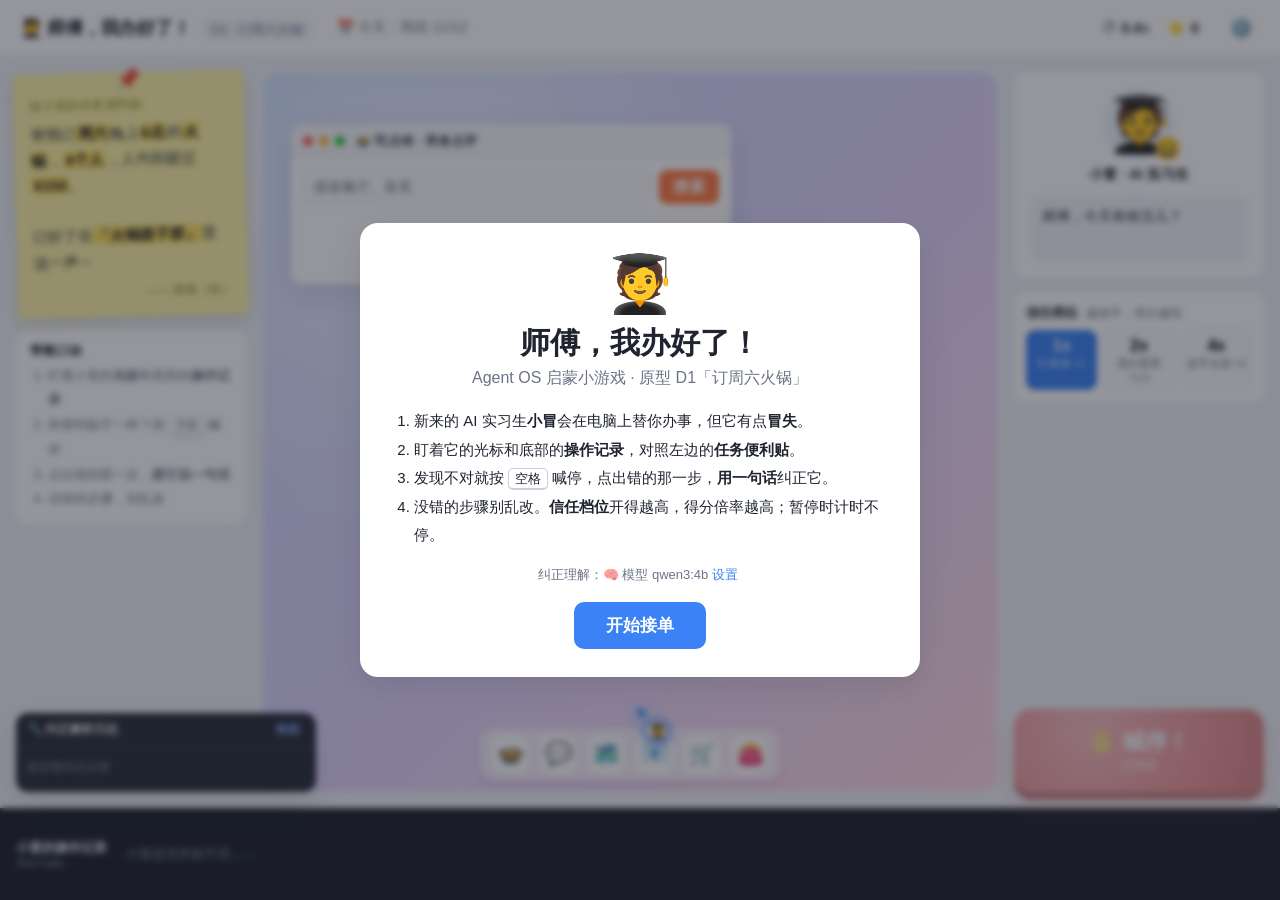
<file: prototype/index.html>
<!DOCTYPE html>
<html lang="zh-CN">
<head>
  <meta charset="UTF-8">
  <meta name="viewport" content="width=device-width, initial-scale=1">
  <title>师傅，我办好了！· 原型 D1</title>
  <link rel="stylesheet" href="style.css">
</head>
<body data-phase="BRIEF">
  <div id="app">
    <header id="topbar">
      <div class="brand">🧑‍🎓 师傅，我办好了！<span class="day">D1 · 订周六火锅</span></div>
      <div class="today">📅 今天：周四 11/12</div>
      <div class="stats">
        <span class="stat">⏱ <b id="timer">0.0</b>s</span>
        <span class="stat" id="score-wrap">⭐ <b id="score">0</b></span>
      </div>
      <button type="button" id="btn-settings" class="icon-btn" title="模型设置">⚙️</button>
    </header>

    <main id="stage">
      <aside id="left">
        <div class="sticky">
          <div class="sticky-pin">📌</div>
          <div class="sticky-title">给小冒的任务便利贴</div>
          <div class="sticky-body">
            帮我订<b>周六</b>晚上<b>6点</b>的<b>火锅</b>，<b>4个人</b>，人均别超过<b>¥150</b>。<br><br>
            订好了在<b>「火锅搭子群」</b>里说一声～
          </div>
          <div class="sticky-sign">—— 师傅（你）</div>
        </div>
        <div class="howto">
          <div class="howto-title">带教口诀</div>
          <ol>
            <li>盯着小冒的<b>光标</b>和底部的<b>操作记录</b></li>
            <li>和便利贴不一样？按 <kbd>空格</kbd> 喊停</li>
            <li>点出错的那一步，<b>跟它说一句话</b></li>
            <li>没错的步骤，别乱改</li>
          </ol>
        </div>
      </aside>

      <section id="desktop">
        <div id="pause-banner">✋ 已喊停 · 点一下出错的那一步（底部记录或红框处）· 再按 <kbd>空格</kbd> 继续</div>

        <div class="window" id="win-dp">
          <div class="win-title"><span class="dots"><i></i><i></i><i></i></span>🍲 吃点啥 · 美食点评</div>
          <div class="win-body dp">
            <div class="dp-searchbar">
              <input id="dp-search" readonly tabindex="-1" placeholder="搜索餐厅、菜系">
              <button type="button" tabindex="-1" id="dp-search-btn">搜索</button>
            </div>
            <div class="dp-results" id="dp-results"></div>
            <div class="dp-booking hidden" id="dp-booking">
              <div class="bk-title">预订 · <span id="dp-bk-name"></span></div>
              <div class="bk-row">
                <span class="bk-label">日期</span>
                <button type="button" tabindex="-1" class="opt" data-group="date" data-key="周五" data-val="周五 11/13">周五 11/13</button>
                <button type="button" tabindex="-1" class="opt" data-group="date" data-key="周六" data-val="周六 11/14">周六 11/14</button>
                <button type="button" tabindex="-1" class="opt" data-group="date" data-key="周日" data-val="周日 11/15">周日 11/15</button>
              </div>
              <div class="bk-row">
                <span class="bk-label">时间</span>
                <button type="button" tabindex="-1" class="opt" data-group="time" data-key="17:00" data-val="17:00">17:00</button>
                <button type="button" tabindex="-1" class="opt" data-group="time" data-key="18:00" data-val="18:00">18:00</button>
                <button type="button" tabindex="-1" class="opt" data-group="time" data-key="19:00" data-val="19:00">19:00</button>
              </div>
              <div class="bk-row">
                <span class="bk-label">人数</span>
                <button type="button" tabindex="-1" class="opt" data-group="people" data-key="2位" data-val="2位">2位</button>
                <button type="button" tabindex="-1" class="opt" data-group="people" data-key="3位" data-val="3位">3位</button>
                <button type="button" tabindex="-1" class="opt" data-group="people" data-key="4位" data-val="4位">4位</button>
                <button type="button" tabindex="-1" class="opt" data-group="people" data-key="5位" data-val="5位">5位</button>
                <button type="button" tabindex="-1" class="opt" data-group="people" data-key="6位" data-val="6位">6位</button>
              </div>
              <button type="button" tabindex="-1" class="bk-submit" id="dp-submit">提交预订</button>
              <div class="dp-toast hidden" id="dp-toast"></div>
            </div>
          </div>
        </div>

        <div class="window hidden" id="win-chat">
          <div class="win-title"><span class="dots"><i></i><i></i><i></i></span>💬 微聊</div>
          <div class="win-body chat">
            <div class="chat-list">
              <button type="button" tabindex="-1" class="chat-g" id="chat-g-family">👨‍👩‍👧 相亲相爱一家人</button>
              <button type="button" tabindex="-1" class="chat-g" id="chat-g-hotpot">🍲 火锅搭子群</button>
              <button type="button" tabindex="-1" class="chat-g" id="chat-g-work">💼 项目冲刺组</button>
            </div>
            <div class="chat-main">
              <div class="chat-head" id="chat-head">选择一个聊天</div>
              <div class="chat-msgs" id="chat-msgs"></div>
              <div class="chat-inputbar">
                <input id="chat-input" readonly tabindex="-1" placeholder="发消息…">
                <button type="button" tabindex="-1" id="chat-send">发送</button>
              </div>
            </div>
          </div>
        </div>

        <div id="dock">
          <span class="dock-icon" title="美食点评">🍲</span>
          <span class="dock-icon" id="dock-chat" title="微聊">💬</span>
          <span class="dock-icon" title="地图">🗺️</span>
          <span class="dock-icon" title="邮件">📧</span>
          <span class="dock-icon" title="购物">🛒</span>
          <span class="dock-icon" title="钱包">👛</span>
        </div>

        <div id="ghost">
          <svg viewBox="0 0 24 24" width="26" height="26"><path d="M3 2l7.5 19 2.6-7.7L21 10.6z" fill="#3b82f6" fill-opacity=".85" stroke="#fff" stroke-width="1.5" stroke-linejoin="round"/></svg>
          <span class="ghost-face">🧑‍🎓</span>
        </div>
      </section>

      <aside id="right">
        <div class="intern-card">
          <div class="avatar-wrap"><div class="avatar">🧑‍🎓</div><div class="mood" id="mood">😄</div></div>
          <div class="intern-name">小冒 · AI 实习生</div>
          <div class="bubble" id="bubble">师傅，今天有啥活儿？</div>
        </div>
        <div class="trust-panel">
          <div class="panel-label">信任档位 <span>越放手，得分越高</span></div>
          <div class="speed-group">
            <button type="button" data-speed="1" class="active"><b>1x</b><small>盯着做 ×1</small></button>
            <button type="button" data-speed="2"><b>2x</b><small>偶尔看看 ×1.5</small></button>
            <button type="button" data-speed="4"><b>4x</b><small>放手去做 ×2</small></button>
          </div>
        </div>
        <button type="button" id="btn-pause" class="big-red">✋ 喊停！<small>空格键</small></button>
      </aside>
    </main>

    <footer id="taskbar">
      <div class="tb-label">小冒的操作记录<small>Tool Calls</small></div>
      <div id="chips" class="chips"><div class="chips-empty">小冒还没开始干活……</div></div>
    </footer>
  </div>

  <div id="pop" class="pop hidden">
    <div class="pop-head">你指出了第 <b id="pop-no"></b> 步</div>
    <div class="pop-step" id="pop-step"></div>
    <div class="pop-label">跟小冒说一句：</div>
    <div class="pop-input-row">
      <input id="pop-input" placeholder="比如：这里应该是……" maxlength="60" autocomplete="off">
      <button type="button" id="pop-send" class="primary">发送</button>
    </div>
    <div class="pop-hints" id="pop-hints"></div>
    <div class="pop-reply hidden" id="pop-reply"></div>
    <div class="pop-confirm hidden" id="pop-confirm">
      <button type="button" id="pop-yes" class="primary">对，就这样</button>
      <button type="button" id="pop-retry">不对，我重说</button>
    </div>
    <div class="pop-foot"><span id="pop-mode"></span><button type="button" id="pop-cancel" class="link">取消（Esc）</button></div>
  </div>

  <div class="overlay" id="start">
    <div class="card start-card">
      <div class="logo">🧑‍🎓</div>
      <h1>师傅，我办好了！</h1>
      <p class="sub">Agent OS 启蒙小游戏 · 原型 D1「订周六火锅」</p>
      <ol class="rules">
        <li>新来的 AI 实习生<b>小冒</b>会在电脑上替你办事，但它有点<b>冒失</b>。</li>
        <li>盯着它的光标和底部的<b>操作记录</b>，对照左边的<b>任务便利贴</b>。</li>
        <li>发现不对就按 <kbd>空格</kbd> 喊停，点出错的那一步，<b>用一句话</b>纠正它。</li>
        <li>没错的步骤别乱改。<b>信任档位</b>开得越高，得分倍率越高；暂停时计时不停。</li>
      </ol>
      <div class="mode-line">纠正理解：<span id="start-mode"></span><button type="button" class="link" id="start-settings">设置</button></div>
      <button type="button" class="primary big" id="btn-start">开始接单</button>
    </div>
  </div>

  <div class="overlay hidden" id="settle">
    <div class="card settle-card" id="settle-card"></div>
  </div>

  <div class="overlay hidden" id="settings">
    <div class="card settings-card">
      <h2>⚙️ 纠正理解模块</h2>
      <p class="desc">玩家的纠正语句会发给一个 OpenAI 兼容的 <code>/chat/completions</code> 接口，解析成 JSON 指令。接口不可用时自动退回离线规则。</p>
      <div class="field radios">
        <label><input type="radio" name="cfg-mode" value="llm"> 调用模型 API</label>
        <label><input type="radio" name="cfg-mode" value="rule"> 离线规则（无需模型）</label>
      </div>
      <div class="presets">快速填入：
        <button type="button" data-preset="ollama">本地 Ollama · qwen3:4b</button>
        <button type="button" data-preset="lmstudio">LM Studio</button>
        <button type="button" data-preset="dashscope">阿里云百炼 · qwen3-4b</button>
      </div>
      <div class="field"><label for="cfg-base">Base URL</label><input id="cfg-base" spellcheck="false"></div>
      <div class="field"><label for="cfg-model">模型名</label><input id="cfg-model" spellcheck="false"></div>
      <div class="field"><label for="cfg-key">API Key</label><input id="cfg-key" type="password" placeholder="本地服务可留空"></div>
      <div class="field"><label for="cfg-timeout">超时 (ms)</label><input id="cfg-timeout" type="number" min="1000" step="1000"></div>
      <div class="field checks">
        <label><input type="checkbox" id="cfg-nothink"> 在末尾追加 <code>/no_think</code>（Qwen3 混合思考模型）</label>
        <label><input type="checkbox" id="cfg-thinkparam"> 请求体附加 <code>enable_thinking:false</code>（阿里云百炼需要）</label>
        <label><input type="checkbox" id="cfg-json"> 请求 <code>response_format: json_object</code></label>
        <label><input type="checkbox" id="cfg-debug"> 显示解析日志面板</label>
      </div>
      <div class="test-row">
        <button type="button" id="cfg-test">用当前设置测试：「是周六不是周日」</button>
        <pre id="cfg-test-out"></pre>
      </div>
      <div class="actions">
        <button type="button" id="cfg-cancel">取消</button>
        <button type="button" class="primary" id="cfg-save">保存</button>
      </div>
    </div>
  </div>

  <div id="debug" class="debug hidden">
    <div class="debug-head">🔧 纠正解析日志<button type="button" id="debug-toggle" class="link">收起</button></div>
    <div id="debug-list"><div class="debug-empty">还没有纠正记录</div></div>
  </div>

  <script src="js/level-d1.js"></script>
  <script src="js/parser.js"></script>
  <script src="js/game.js"></script>
</body>
</html>
</file>
<file: prototype/style.css>
:root {
  --bg: #eef1f8;
  --ink: #1f2430;
  --muted: #6b7385;
  --line: #e3e7ef;
  --blue: #3b82f6;
  --red: #ef4444;
  --green: #16a34a;
  --amber: #f59e0b;
  --card: #fff;
  --radius: 12px;
  --shadow: 0 10px 30px rgba(31, 36, 48, .12);
  font-family: -apple-system, BlinkMacSystemFont, "PingFang SC", "Microsoft YaHei", "Segoe UI", sans-serif;
}

* { box-sizing: border-box; }
html, body { margin: 0; height: 100%; background: var(--bg); color: var(--ink); }
button { font: inherit; cursor: pointer; }
kbd {
  display: inline-block; padding: 0 6px; border: 1px solid #c9cfdb; border-bottom-width: 2px;
  border-radius: 5px; background: #fff; font-size: .85em; line-height: 1.5;
}
code { font-family: ui-monospace, Menlo, monospace; font-size: .85em; }
.hidden { display: none !important; }
.link { background: none; border: 0; color: var(--blue); padding: 0 4px; }
.primary {
  background: var(--blue); color: #fff; border: 0; border-radius: 8px; padding: 8px 16px; font-weight: 600;
}
.primary:hover { filter: brightness(1.05); }
.primary.big { padding: 12px 32px; font-size: 17px; border-radius: 10px; }

#app {
  height: 100vh; min-width: 1180px; min-height: 680px;
  display: grid; grid-template-rows: 56px 1fr 92px;
}

/* ---------- 顶栏 ---------- */

#topbar {
  display: flex; align-items: center; gap: 24px; padding: 0 20px;
  background: #fff; border-bottom: 1px solid var(--line);
}
.brand { font-weight: 700; font-size: 18px; }
.brand .day {
  margin-left: 10px; font-size: 13px; font-weight: 500; color: var(--muted);
  background: #f2f4f9; padding: 3px 10px; border-radius: 99px;
}
.today { color: var(--muted); font-size: 14px; }
.stats { margin-left: auto; display: flex; gap: 18px; font-size: 15px; }
.stat { position: relative; }
.stat b { font-variant-numeric: tabular-nums; }
.icon-btn { background: none; border: 0; font-size: 20px; }
.float {
  position: absolute; right: -6px; top: -4px; font-weight: 700; font-size: 14px;
  animation: floatUp 1s ease-out forwards; pointer-events: none;
}
.float.plus { color: var(--green); }
.float.minus { color: var(--red); }
@keyframes floatUp { to { transform: translateY(-22px); opacity: 0; } }

/* ---------- 舞台 ---------- */

#stage {
  display: grid; grid-template-columns: 230px 1fr 250px; gap: 16px; padding: 16px; min-height: 0;
}
#left, #right { display: flex; flex-direction: column; gap: 14px; min-height: 0; }

.sticky {
  position: relative; background: #fff4a8; padding: 22px 16px 14px; border-radius: 4px;
  box-shadow: 0 6px 16px rgba(120, 100, 0, .18); transform: rotate(-1.5deg); line-height: 1.7; font-size: 15px;
}
.sticky-pin { position: absolute; top: -10px; left: 50%; transform: translateX(-50%); font-size: 20px; }
.sticky-title { font-size: 12px; color: #8a7a1c; margin-bottom: 6px; letter-spacing: .5px; }
.sticky-body b { background: rgba(255, 196, 0, .45); padding: 0 2px; border-radius: 3px; }
.sticky-sign { text-align: right; font-size: 12px; color: #8a7a1c; margin-top: 8px; }

.howto { background: #fff; border-radius: var(--radius); padding: 12px 14px; font-size: 13px; color: var(--muted); }
.howto-title { font-weight: 700; color: var(--ink); margin-bottom: 4px; }
.howto ol { margin: 0; padding-left: 18px; line-height: 1.9; }

/* ---------- 桌面 ---------- */

#desktop {
  position: relative; border-radius: 16px; overflow: hidden; min-height: 0;
  background:
    radial-gradient(circle at 20% 20%, rgba(255, 255, 255, .55), transparent 40%),
    linear-gradient(135deg, #c7dcff 0%, #e4d6ff 55%, #ffd9e6 100%);
  box-shadow: inset 0 0 0 1px rgba(255, 255, 255, .6);
}
#pause-banner {
  position: absolute; top: 0; left: 0; right: 0; z-index: 40; display: none;
  padding: 8px 12px; text-align: center; font-size: 14px; font-weight: 600; color: #fff;
  background: rgba(239, 68, 68, .92);
}
.paused #pause-banner { display: block; }
.paused #desktop { box-shadow: inset 0 0 0 4px var(--red); }
.paused .window { filter: saturate(.75); }
.paused #desktop [data-step] {
  outline: 3px dashed var(--red); outline-offset: 2px; cursor: pointer; position: relative; z-index: 2;
  animation: pulseOutline 1.2s ease-in-out infinite;
}
@keyframes pulseOutline { 50% { outline-color: rgba(239, 68, 68, .35); } }

.window {
  position: absolute; background: #fff; border-radius: 12px; box-shadow: var(--shadow); overflow: hidden;
  display: flex; flex-direction: column;
}
.win-title {
  display: flex; align-items: center; gap: 10px; height: 34px; padding: 0 12px; flex-shrink: 0;
  background: #f6f7fb; border-bottom: 1px solid var(--line); font-size: 13px; font-weight: 600; color: #4a5263;
}
.dots { display: inline-flex; gap: 6px; }
.dots i { width: 10px; height: 10px; border-radius: 50%; background: #ff5f57; }
.dots i:nth-child(2) { background: #febc2e; }
.dots i:nth-child(3) { background: #28c840; }
.win-body { flex: 1; min-height: 0; }

#win-dp { left: 4%; top: 52px; width: 440px; }
#win-chat { right: 4%; top: 110px; width: 400px; height: 330px; z-index: 3; animation: winIn .25s ease-out; }
@keyframes winIn { from { transform: scale(.92); opacity: 0; } }

.dp { padding: 12px; display: flex; flex-direction: column; gap: 10px; }
.dp-searchbar { display: flex; gap: 8px; }
.dp-searchbar input {
  flex: 1; height: 34px; border: 1px solid var(--line); border-radius: 8px; padding: 0 10px; font-size: 14px;
  background: #fafbfd; outline: none;
}
.dp-searchbar button, #chat-send {
  border: 0; background: #ff7a45; color: #fff; border-radius: 8px; padding: 0 14px; font-weight: 600;
}
.dp-results { display: flex; flex-direction: column; gap: 6px; }
.dp-empty { color: var(--muted); font-size: 13px; padding: 20px 0; text-align: center; }
.dp-item {
  display: flex; gap: 10px; align-items: center; text-align: left; width: 100%;
  border: 1px solid var(--line); background: #fff; border-radius: 10px; padding: 7px 10px;
}
.dp-item.chosen { border-color: #ff7a45; background: #fff6f1; }
.dp-results.collapsed .dp-item:not(.chosen) { display: none; }
.dp-thumb { font-size: 22px; width: 36px; height: 36px; display: grid; place-items: center; background: #fff1e8; border-radius: 8px; }
.dp-info { display: flex; flex-direction: column; gap: 2px; }
.dp-name { font-weight: 600; font-size: 14px; }
.dp-meta { display: flex; gap: 10px; font-size: 12px; color: var(--muted); }
.dp-meta b { color: #ff7a45; }

.dp-booking { border-top: 1px dashed var(--line); padding-top: 10px; display: flex; flex-direction: column; gap: 8px; }
.bk-title { font-weight: 700; font-size: 14px; }
.bk-row { display: flex; align-items: center; gap: 6px; flex-wrap: wrap; }
.bk-label { width: 34px; font-size: 13px; color: var(--muted); }
.opt {
  border: 1px solid var(--line); background: #fff; border-radius: 7px; padding: 4px 9px; font-size: 13px;
}
.opt.selected { background: #ff7a45; border-color: #ff7a45; color: #fff; font-weight: 600; }
.bk-submit {
  margin-top: 4px; border: 0; background: #ff7a45; color: #fff; border-radius: 9px; padding: 9px; font-weight: 700;
}
.dp-toast {
  background: #ecfdf3; color: #157f3d; border: 1px solid #b7ebc9; border-radius: 8px; padding: 7px 10px; font-size: 13px;
}

.chat { display: grid; grid-template-columns: 130px 1fr; }
.chat-list { border-right: 1px solid var(--line); padding: 8px 6px; display: flex; flex-direction: column; gap: 4px; background: #fafbfd; }
.chat-g { text-align: left; border: 0; background: none; padding: 8px 8px; border-radius: 8px; font-size: 12.5px; }
.chat-g.active { background: #e7f0ff; font-weight: 600; }
.chat-main { display: flex; flex-direction: column; min-height: 0; }
.chat-head { padding: 8px 12px; border-bottom: 1px solid var(--line); font-size: 13px; font-weight: 600; }
.chat-msgs { flex: 1; overflow-y: auto; padding: 8px 10px; display: flex; flex-direction: column; gap: 8px; min-height: 0; }
.msg { display: flex; gap: 6px; align-items: flex-start; }
.msg.me { justify-content: flex-end; }
.msg-avatar { width: 24px; height: 24px; border-radius: 50%; background: #e6e9f2; display: grid; place-items: center; font-size: 12px; flex-shrink: 0; }
.msg-col { display: flex; flex-direction: column; gap: 2px; max-width: 78%; }
.msg.me .msg-col { align-items: flex-end; }
.msg-who { font-size: 10.5px; color: var(--muted); }
.msg-bubble { background: #f1f3f8; padding: 6px 9px; border-radius: 10px; font-size: 12.5px; line-height: 1.45; }
.msg.me .msg-bubble { background: #95ec69; }
.chat-inputbar { display: flex; gap: 6px; padding: 8px; border-top: 1px solid var(--line); }
.chat-inputbar input { flex: 1; height: 30px; border: 1px solid var(--line); border-radius: 7px; padding: 0 8px; font-size: 12.5px; outline: none; }

#dock {
  position: absolute; bottom: 12px; left: 50%; transform: translateX(-50%); z-index: 1;
  display: flex; gap: 10px; padding: 7px 12px; border-radius: 16px;
  background: rgba(255, 255, 255, .55); backdrop-filter: blur(8px); box-shadow: 0 4px 14px rgba(0, 0, 0, .08);
}
.dock-icon { width: 38px; height: 38px; display: grid; place-items: center; font-size: 22px; background: #fff; border-radius: 10px; }

#ghost {
  position: absolute; left: 0; top: 0; z-index: 30; pointer-events: none; transition: none;
  filter: drop-shadow(0 3px 6px rgba(59, 130, 246, .45));
}
#ghost svg { display: block; transition: transform .12s; }
#ghost.pressing svg { transform: scale(.82); }
.ghost-face {
  position: absolute; left: 16px; top: 18px; font-size: 14px; background: #fff; border-radius: 50%;
  width: 22px; height: 22px; display: grid; place-items: center; box-shadow: 0 0 0 2px var(--blue);
}
.ripple {
  position: absolute; z-index: 29; width: 34px; height: 34px; margin: -17px 0 0 -17px; border-radius: 50%;
  border: 3px solid var(--blue); pointer-events: none; animation: ripple .55s ease-out forwards;
}
@keyframes ripple { from { transform: scale(.3); opacity: 1; } to { transform: scale(1.4); opacity: 0; } }
.agent-hit { box-shadow: 0 0 0 3px rgba(59, 130, 246, .45) !important; }

/* ---------- 右侧：小冒 ---------- */

.intern-card { background: #fff; border-radius: var(--radius); padding: 16px; text-align: center; box-shadow: 0 2px 8px rgba(0, 0, 0, .04); }
.avatar-wrap { position: relative; width: 72px; margin: 0 auto; }
.avatar { font-size: 54px; line-height: 72px; width: 72px; height: 72px; background: #eef4ff; border-radius: 50%; }
.mood { position: absolute; right: -6px; bottom: -2px; font-size: 22px; }
.intern-name { margin-top: 6px; font-weight: 700; font-size: 14px; }
.bubble {
  position: relative; margin-top: 12px; background: #f2f5fb; border-radius: 12px; padding: 10px 12px;
  font-size: 14px; line-height: 1.55; text-align: left; min-height: 66px;
}
.bubble::before {
  content: ''; position: absolute; top: -7px; left: 50%; margin-left: -7px;
  border: 7px solid transparent; border-top: 0; border-bottom-color: #f2f5fb;
}
.bubble.pop-in { animation: popIn .25s ease-out; }
@keyframes popIn { from { transform: scale(.94); opacity: .4; } }

.trust-panel { background: #fff; border-radius: var(--radius); padding: 12px; }
.panel-label { font-size: 13px; font-weight: 700; margin-bottom: 8px; }
.panel-label span { font-weight: 400; color: var(--muted); font-size: 12px; margin-left: 4px; }
.speed-group { display: grid; grid-template-columns: repeat(3, 1fr); gap: 6px; }
.speed-group button {
  border: 1px solid var(--line); background: #fafbfd; border-radius: 9px; padding: 6px 2px;
  display: flex; flex-direction: column; align-items: center; gap: 2px;
}
.speed-group button b { font-size: 16px; }
.speed-group button small { font-size: 10.5px; color: var(--muted); }
.speed-group button.active { background: var(--blue); border-color: var(--blue); color: #fff; }
.speed-group button.active small { color: #dbe8ff; }

.big-red {
  margin-top: auto; border: 0; border-radius: 18px; padding: 18px 10px; font-size: 22px; font-weight: 800; color: #fff;
  background: radial-gradient(circle at 30% 25%, #ff8a8a, var(--red) 60%, #c81e1e);
  box-shadow: 0 8px 0 #9f1717, 0 14px 24px rgba(239, 68, 68, .35); display: flex; flex-direction: column; align-items: center;
}
.big-red small { font-size: 12px; font-weight: 500; opacity: .85; }
.big-red:active { transform: translateY(5px); box-shadow: 0 3px 0 #9f1717, 0 6px 12px rgba(239, 68, 68, .35); }
.big-red.resume { background: radial-gradient(circle at 30% 25%, #7ee2a1, var(--green) 60%, #0f7a37); box-shadow: 0 8px 0 #0b5c2a, 0 14px 24px rgba(22, 163, 74, .3); }
body[data-phase="BRIEF"] .big-red, body[data-phase="DONE"] .big-red { opacity: .5; pointer-events: none; }

/* ---------- 底部：操作记录 ---------- */

#taskbar {
  display: flex; align-items: center; gap: 14px; padding: 0 16px;
  background: #1f2430; color: #e7eaf2;
}
.tb-label { font-size: 13px; font-weight: 700; display: flex; flex-direction: column; width: 96px; flex-shrink: 0; }
.tb-label small { font-weight: 400; color: #8f97aa; font-size: 11px; }
.chips { display: flex; gap: 8px; overflow-x: auto; flex: 1; padding: 10px 0; align-items: center; }
.chips-empty { color: #8f97aa; font-size: 13px; }
.chip {
  position: relative; display: flex; align-items: center; gap: 8px; flex-shrink: 0; text-align: left;
  border: 1px solid #39404f; background: #2a303d; color: #e7eaf2; border-radius: 10px; padding: 7px 10px; max-width: 240px;
}
.chip + .chip::before { content: '›'; position: absolute; left: -8px; color: #5c6477; }
.chip-no { font-size: 11px; color: #8f97aa; }
.chip-icon { font-size: 18px; }
.chip-body { display: flex; flex-direction: column; min-width: 0; }
.chip-tool { font-size: 12px; font-weight: 600; white-space: nowrap; }
.chip-tool code { color: #8fb4ff; font-size: 10.5px; font-weight: 400; }
.chip-args { font-size: 12.5px; color: #ffd37a; white-space: nowrap; overflow: hidden; text-overflow: ellipsis; max-width: 170px; }
.chip.running { border-color: var(--blue); box-shadow: 0 0 0 2px rgba(59, 130, 246, .4); animation: chipPulse 1s ease-in-out infinite; }
@keyframes chipPulse { 50% { box-shadow: 0 0 0 5px rgba(59, 130, 246, .15); } }
.chip.redo { opacity: .55; border-style: dashed; }
.chip.is-fixed .chip-badge::after { content: '已纠正'; position: absolute; top: -8px; right: 6px; font-size: 10px; background: var(--green); color: #fff; padding: 1px 6px; border-radius: 99px; }
.chip.missed { border-color: var(--red); background: #4a2323; }
.chip.missed .chip-badge::after { content: '漏网'; position: absolute; top: -8px; right: 6px; font-size: 10px; background: var(--red); color: #fff; padding: 1px 6px; border-radius: 99px; }
.chip.misfire { animation: shake .45s; border-color: var(--amber); }
@keyframes shake { 25% { transform: translateX(-4px); } 75% { transform: translateX(4px); } }
.chip.targeted { border-color: var(--red); box-shadow: 0 0 0 3px rgba(239, 68, 68, .5); }
body[data-phase="PAUSED"] .chip, body[data-phase="CORRECTING"] .chip { cursor: pointer; }
body[data-phase="PAUSED"] .chip:hover { border-color: #ff8a8a; }

/* ---------- 纠正弹窗 ---------- */

.pop {
  position: fixed; left: 50%; bottom: 110px; transform: translateX(-50%); z-index: 60; width: 460px;
  background: #fff; border-radius: 14px; box-shadow: 0 20px 50px rgba(0, 0, 0, .25); padding: 16px; border-top: 4px solid var(--red);
}
.pop-head { font-size: 13px; color: var(--muted); }
.pop-step { display: flex; gap: 10px; align-items: center; margin: 8px 0 12px; padding: 8px 10px; background: #fff5f5; border-radius: 9px; font-size: 14px; }
.ps-icon { font-size: 22px; }
.ps-args { color: #b45309; font-weight: 600; }
.pop-label { font-weight: 700; font-size: 14px; margin-bottom: 6px; }
.pop-input-row { display: flex; gap: 8px; }
.pop-input-row input {
  flex: 1; height: 40px; border: 2px solid var(--line); border-radius: 9px; padding: 0 12px; font-size: 15px; outline: none;
}
.pop-input-row input:focus { border-color: var(--blue); }
.pop-hints { display: flex; flex-wrap: wrap; gap: 6px; margin-top: 10px; }
.hint { border: 1px solid var(--line); background: #f7f8fb; border-radius: 99px; padding: 4px 11px; font-size: 12.5px; color: #4a5263; }
.hint:hover { border-color: var(--blue); color: var(--blue); }
.hint.ok { color: var(--green); }
.pop-reply { display: flex; gap: 8px; align-items: flex-start; margin-top: 12px; padding: 9px 11px; background: #f2f5fb; border-radius: 10px; font-size: 14px; line-height: 1.5; }
.pr-avatar { font-size: 18px; }
.pop-confirm { display: flex; gap: 8px; margin-top: 10px; }
.pop-confirm button:not(.primary) { border: 1px solid var(--line); background: #fff; border-radius: 8px; padding: 8px 14px; }
.pop-foot { display: flex; justify-content: space-between; align-items: center; margin-top: 12px; font-size: 12px; color: var(--muted); }

/* ---------- 浮层卡片 ---------- */

.overlay {
  position: fixed; inset: 0; z-index: 80; display: grid; place-items: center;
  background: rgba(20, 24, 34, .45); backdrop-filter: blur(3px);
}
.card { background: #fff; border-radius: 18px; box-shadow: var(--shadow); padding: 28px 32px; }
.start-card { width: 560px; text-align: center; }
.start-card .logo { font-size: 56px; }
.start-card h1 { margin: 6px 0 4px; font-size: 30px; }
.sub { color: var(--muted); margin: 0 0 18px; }
.rules { text-align: left; line-height: 1.9; font-size: 15px; padding-left: 22px; margin: 0 0 16px; }
.mode-line { font-size: 13px; color: var(--muted); margin-bottom: 18px; }

.settle-card { width: 760px; max-height: 92vh; overflow-y: auto; }
.settle-head { display: flex; gap: 18px; align-items: center; }
.settle-avatar { font-size: 60px; }
.settle-head h2 { margin: 0; }
.stars { font-size: 30px; color: #fbbf24; letter-spacing: 4px; }
.stars span { color: #e5e7eb; }
.verdict { color: var(--muted); }
.settle-grid { display: grid; grid-template-columns: 1fr 1.2fr; gap: 20px; margin-top: 18px; }
.breakdown { background: #f7f8fb; border-radius: 12px; padding: 12px 14px; }
.row { display: flex; justify-content: space-between; gap: 10px; padding: 6px 0; font-size: 14px; border-bottom: 1px dashed var(--line); }
.row b { color: var(--green); font-variant-numeric: tabular-nums; }
.row.neg b { color: var(--red); }
.row.total { border: 0; font-size: 17px; font-weight: 700; padding-top: 10px; }
.row.total b { color: var(--ink); }
.recap-title { font-weight: 700; margin: 4px 0 6px; }
.recap ul { margin: 0 0 10px; padding-left: 4px; list-style: none; line-height: 1.8; font-size: 14px; }
.fail-card { display: flex; gap: 12px; background: #fff4f4; border: 1px solid #fecaca; border-radius: 12px; padding: 12px; margin-bottom: 8px; }
.fail-emoji { font-size: 34px; }
.fail-title { font-weight: 700; font-size: 14px; }
.fail-text { font-size: 14px; margin: 4px 0; }
.fail-lesson { font-size: 12.5px; color: #b91c1c; }
.praise { background: #ecfdf3; color: #157f3d; border-radius: 10px; padding: 10px 12px; font-size: 14px; }
.praise.warn { background: #fff8eb; color: #b45309; margin-top: 8px; }
.tip { margin-top: 18px; background: #eef4ff; border-radius: 12px; padding: 12px 14px; font-size: 14px; line-height: 1.6; }
.actions { display: flex; justify-content: center; gap: 10px; margin-top: 18px; }

.settings-card { width: 600px; max-height: 92vh; overflow-y: auto; }
.settings-card h2 { margin: 0 0 6px; }
.settings-card .desc { color: var(--muted); font-size: 13px; line-height: 1.6; margin: 0 0 12px; }
.field { display: grid; grid-template-columns: 90px 1fr; align-items: center; gap: 10px; margin-bottom: 10px; font-size: 14px; }
.field input:not([type="radio"]):not([type="checkbox"]) { height: 34px; border: 1px solid var(--line); border-radius: 8px; padding: 0 10px; font-size: 14px; }
.field.radios, .field.checks { display: flex; flex-direction: column; align-items: flex-start; gap: 6px; }
.field.radios { flex-direction: row; gap: 20px; }
.presets { font-size: 13px; color: var(--muted); margin-bottom: 12px; display: flex; flex-wrap: wrap; gap: 6px; align-items: center; }
.presets button { border: 1px solid var(--line); background: #f7f8fb; border-radius: 99px; padding: 3px 10px; font-size: 12.5px; }
.test-row button { border: 1px solid var(--blue); color: var(--blue); background: #fff; border-radius: 8px; padding: 6px 12px; }
.test-row pre { white-space: pre-wrap; word-break: break-all; background: #1f2430; color: #d7f5d0; border-radius: 8px; padding: 10px; font-size: 12px; min-height: 20px; }
.test-row pre:empty { display: none; }
.settings-card .actions button:not(.primary) { border: 1px solid var(--line); background: #fff; border-radius: 8px; padding: 8px 16px; }

/* ---------- 调试面板 ---------- */

.debug {
  position: fixed; left: 16px; bottom: 108px; z-index: 50; width: 300px; max-height: 40vh; display: flex; flex-direction: column;
  background: rgba(31, 36, 48, .94); color: #e7eaf2; border-radius: 12px; font-size: 12px; box-shadow: var(--shadow);
}
.debug.collapsed #debug-list { display: none; }
.debug-head { display: flex; justify-content: space-between; align-items: center; padding: 8px 12px; font-weight: 700; border-bottom: 1px solid #39404f; }
.debug-head .link { color: #8fb4ff; }
#debug-list { overflow-y: auto; padding: 6px 10px 10px; }
.debug-empty { color: #8f97aa; padding: 6px 0; }
.debug-item { border-bottom: 1px dashed #39404f; padding: 8px 0; display: flex; flex-direction: column; gap: 3px; }
.di-head { display: flex; justify-content: space-between; color: #8f97aa; }
.debug-item.llm .di-head span:first-child { color: #86efac; }
.debug-item.rule-fallback .di-head span:first-child { color: #fcd34d; }
.di-text { color: #fff; }
.di-json { color: #ffd37a; word-break: break-all; }
.di-err { color: #fca5a5; word-break: break-all; }
.debug-item details pre { white-space: pre-wrap; word-break: break-all; margin: 4px 0 0; color: #cbd5e1; }
</file>
